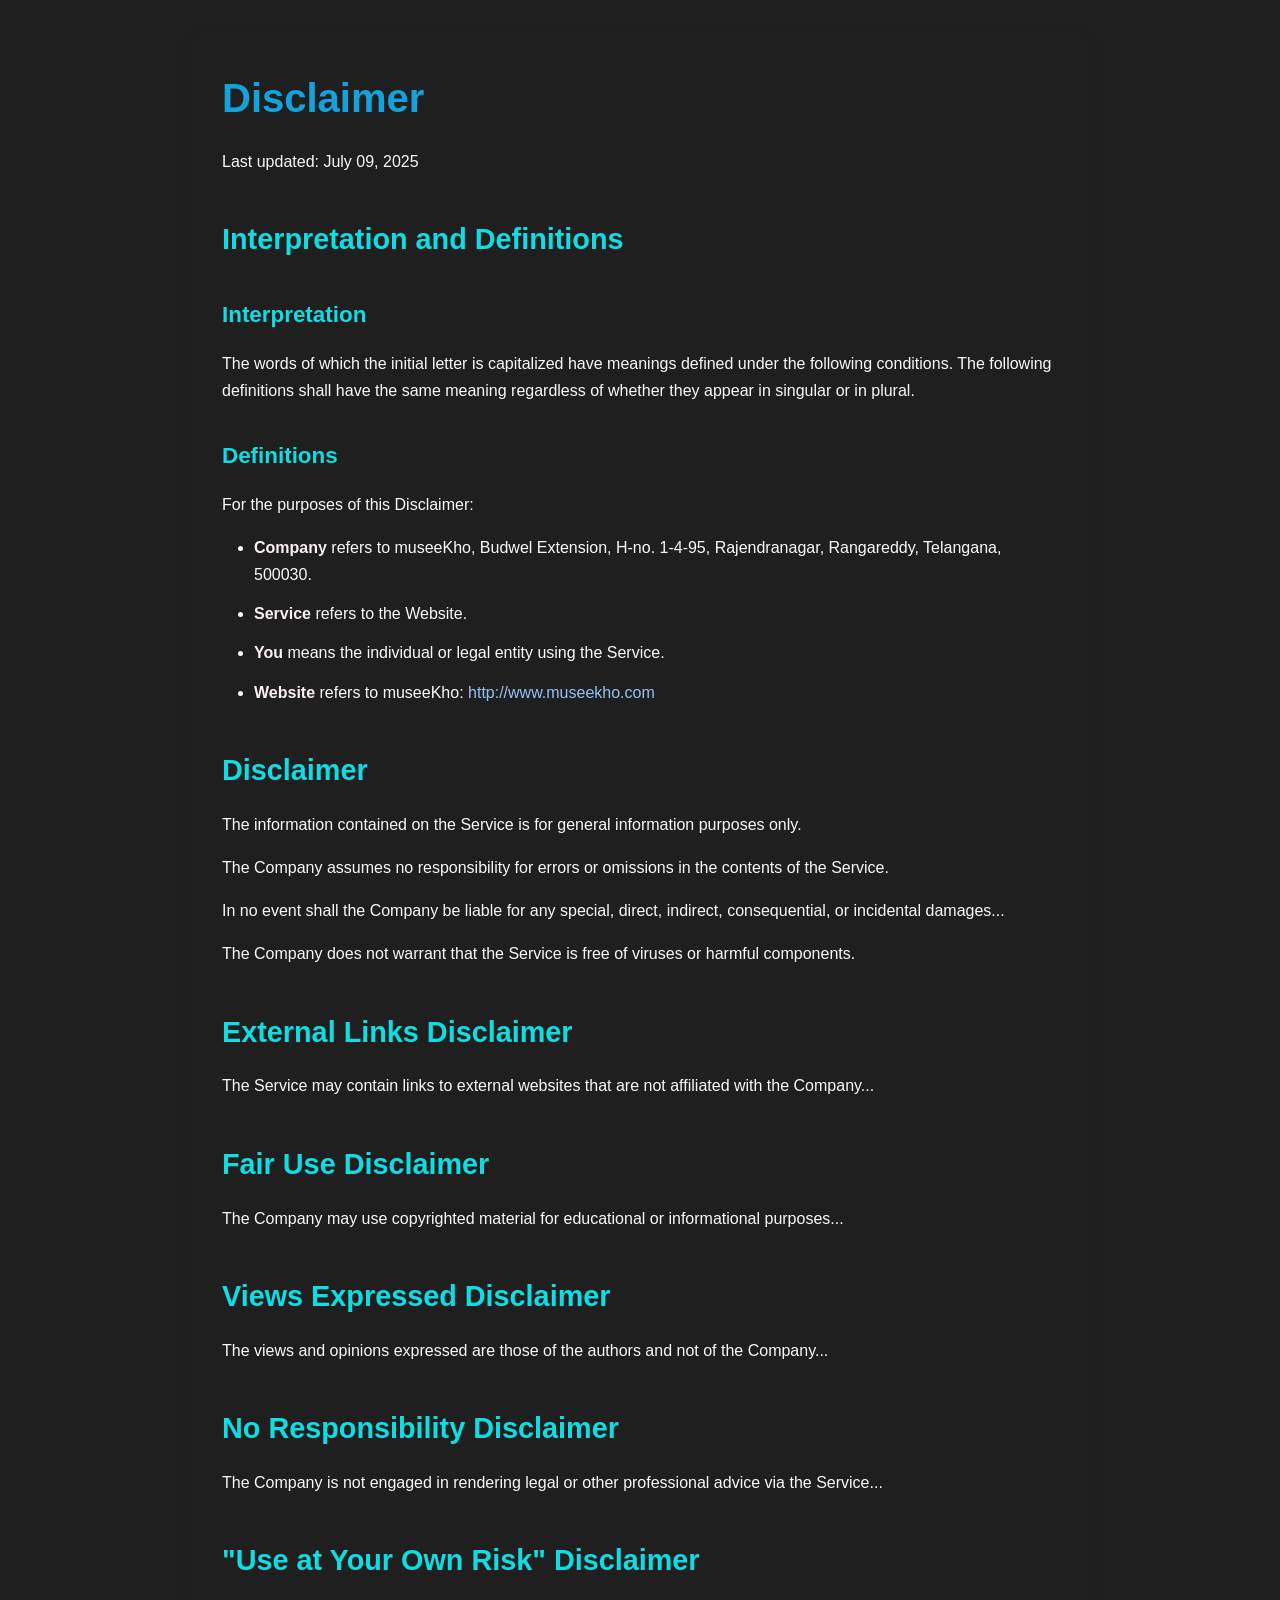
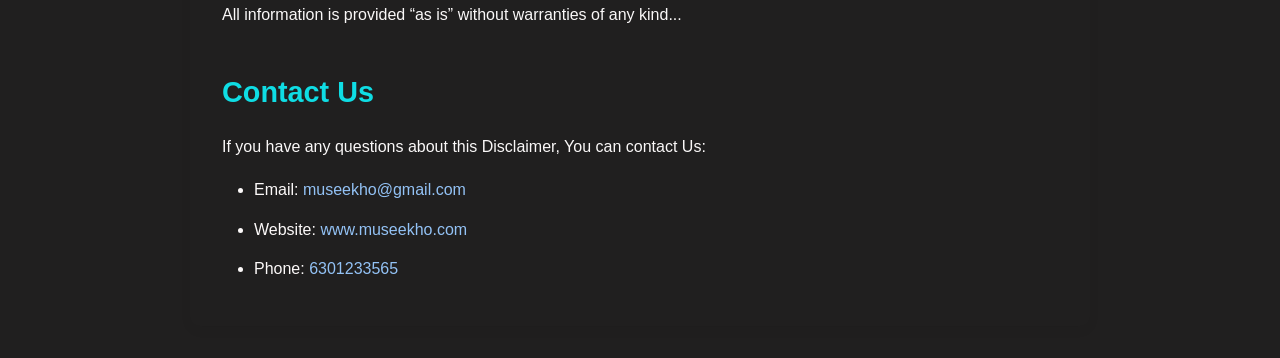
<file: dis.html>
<!DOCTYPE html>
<html lang="en">
<head>
  <meta charset="UTF-8" />
  <meta name="viewport" content="width=device-width, initial-scale=1.0"/>
  <title>Disclaimer - museeKho</title>
  <link rel="stylesheet" href="pp.css" />
</head>
<body>
  <div class="privacy-container">
    <h1>Disclaimer</h1>
    <p>Last updated: July 09, 2025</p>

    <h2>Interpretation and Definitions</h2>
    <h3>Interpretation</h3>
    <p>The words of which the initial letter is capitalized have meanings defined under the following conditions.
    The following definitions shall have the same meaning regardless of whether they appear in singular or in plural.</p>

    <h3>Definitions</h3>
    <p>For the purposes of this Disclaimer:</p>
    <ul>
      <li><strong>Company</strong> refers to museeKho, Budwel Extension, H-no. 1-4-95, Rajendranagar, Rangareddy, Telangana, 500030.</li>
      <li><strong>Service</strong> refers to the Website.</li>
      <li><strong>You</strong> means the individual or legal entity using the Service.</li>
      <li><strong>Website</strong> refers to museeKho: 
        <a href="http://www.museekho.com" target="_blank">http://www.museekho.com</a>
      </li>
    </ul>

    <h2>Disclaimer</h2>
    <p>The information contained on the Service is for general information purposes only.</p>
    <p>The Company assumes no responsibility for errors or omissions in the contents of the Service.</p>
    <p>In no event shall the Company be liable for any special, direct, indirect, consequential, or incidental damages...</p>
    
    <p>The Company does not warrant that the Service is free of viruses or harmful components.</p>

    <h2>External Links Disclaimer</h2>
    <p>The Service may contain links to external websites that are not affiliated with the Company...</p>

    <h2>Fair Use Disclaimer</h2>
    <p>The Company may use copyrighted material for educational or informational purposes...</p>

    <h2>Views Expressed Disclaimer</h2>
    <p>The views and opinions expressed are those of the authors and not of the Company...</p>

    <h2>No Responsibility Disclaimer</h2>
    <p>The Company is not engaged in rendering legal or other professional advice via the Service...</p>

    <h2>"Use at Your Own Risk" Disclaimer</h2>
    <p>All information is provided “as is” without warranties of any kind...</p>

    <h2>Contact Us</h2>
    <p>If you have any questions about this Disclaimer, You can contact Us:</p>
    <ul>
      <li>Email: <a href="mailto:museekho@gmail.com">museekho@gmail.com</a></li>
      <li>Website: <a href="http://www.museekho.com" target="_blank">www.museekho.com</a></li>
      <li>Phone: <a href="tel:+916301233565">6301233565</a></li>
    </ul>
  </div>
</body>
</html>
</file>
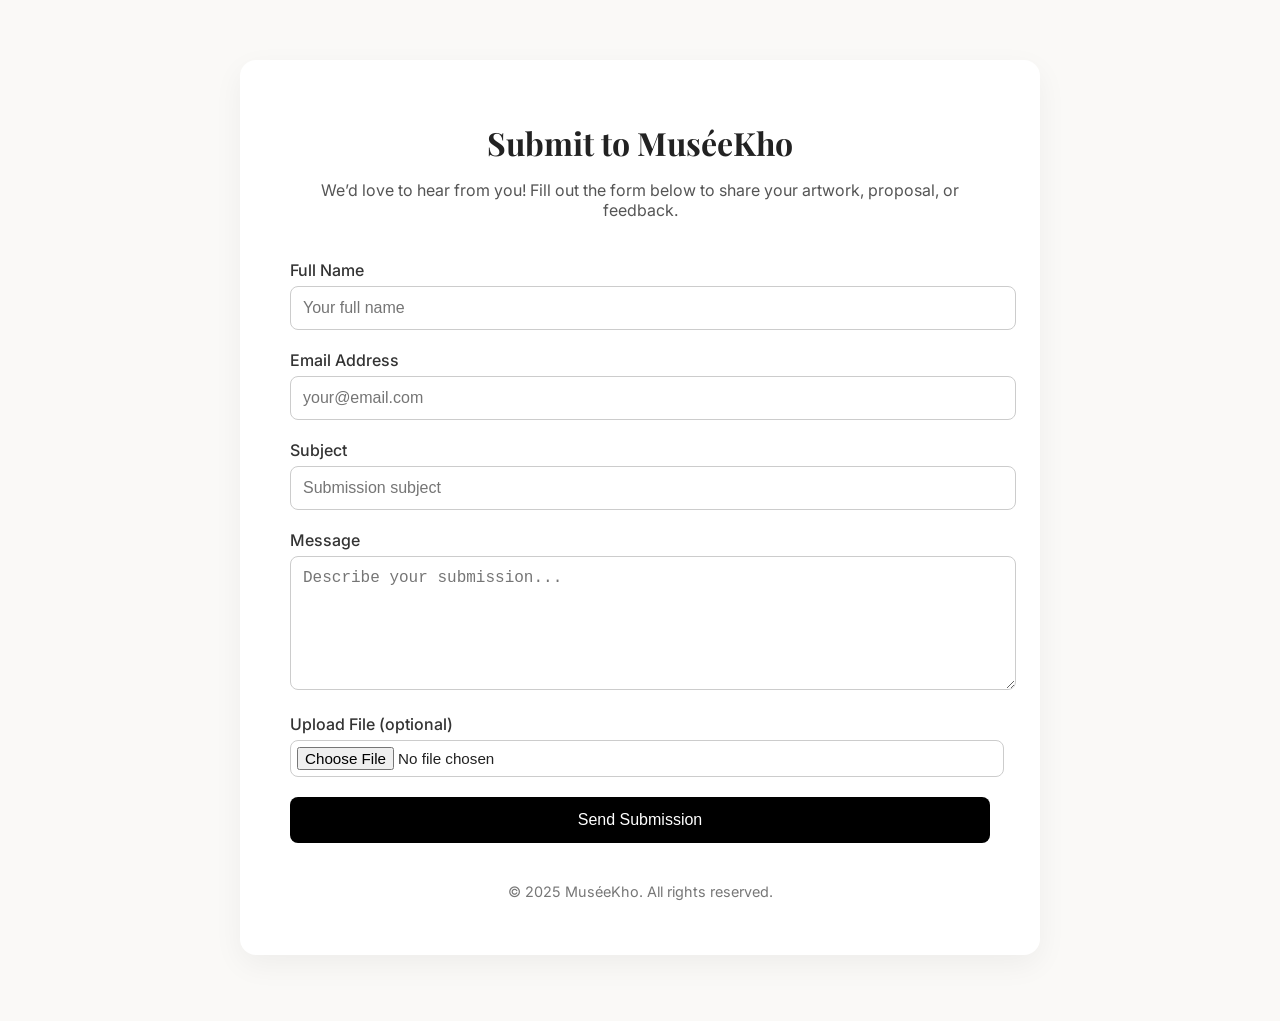
<file: fb.html>
<!DOCTYPE html>
<html lang="en">
<head>
  <meta charset="UTF-8" />
  <meta name="viewport" content="width=device-width, initial-scale=1.0" />
  <title>Submit | MuséeKho</title>
  <link rel="stylesheet" href="fb.css" />
  <link rel="preconnect" href="https://fonts.googleapis.com">
  <link rel="preconnect" href="https://fonts.gstatic.com" crossorigin>
  <link href="https://fonts.googleapis.com/css2?family=Playfair+Display:wght@600&family=Inter:wght@400;500&display=swap" rel="stylesheet">
</head>
<body>
  <div class="container">
    <header>
      <h1>Submit to MuséeKho</h1>
      <p>We’d love to hear from you! Fill out the form below to share your artwork, proposal, or feedback.</p>
    </header>

    <form id="submitForm" class="submit-form" action="https://api.web3forms.com/submit" method="POST">
      <input type="hidden" name="access_key" value="ad17c33c-eb8d-4d7c-8969-6b5be1810248">
      <div class="form-group">
        <label for="name">Full Name</label>
        <input type="text" id="name" name="name" placeholder="Your full name" required />
      </div>

      <div class="form-group">
        <label for="email">Email Address</label>
        <input type="email" id="email" name="email" placeholder="your@email.com" required />
      </div>

      <div class="form-group">
        <label for="subject">Subject</label>
        <input type="text" id="subject" name="subject" placeholder="Submission subject" />
      </div>

      <div class="form-group">
        <label for="message">Message</label>
        <textarea id="message" name="message" rows="6" placeholder="Describe your submission..." required></textarea>
      </div>

      <div class="form-group">
        <label for="file">Upload File (optional)</label>
        <input type="file" id="file" name="file" accept="image/*,.pdf,.docx" />
      </div>

      <button type="submit" class="btn">Send Submission</button>
    </form>

    <!-- Hidden success message -->
    <div id="successMessage" class="success-message">
      <h2>Thank you!</h2>
      <p>Your submission has been successfully sent to MuséeKho.</p>
    </div>

    <footer>
      <p>&copy; 2025 MuséeKho. All rights reserved.</p>
    </footer>
  </div>

  <script>
    // Handle fake form submission
    document.getElementById("submitForm").addEventListener("submit", function(e) {
      e.preventDefault(); // prevent actual submission
      this.style.display = "none"; // hide form
      document.getElementById("successMessage").style.display = "block"; // show thank-you
    });
  </script>
</body>
</html>
</file>
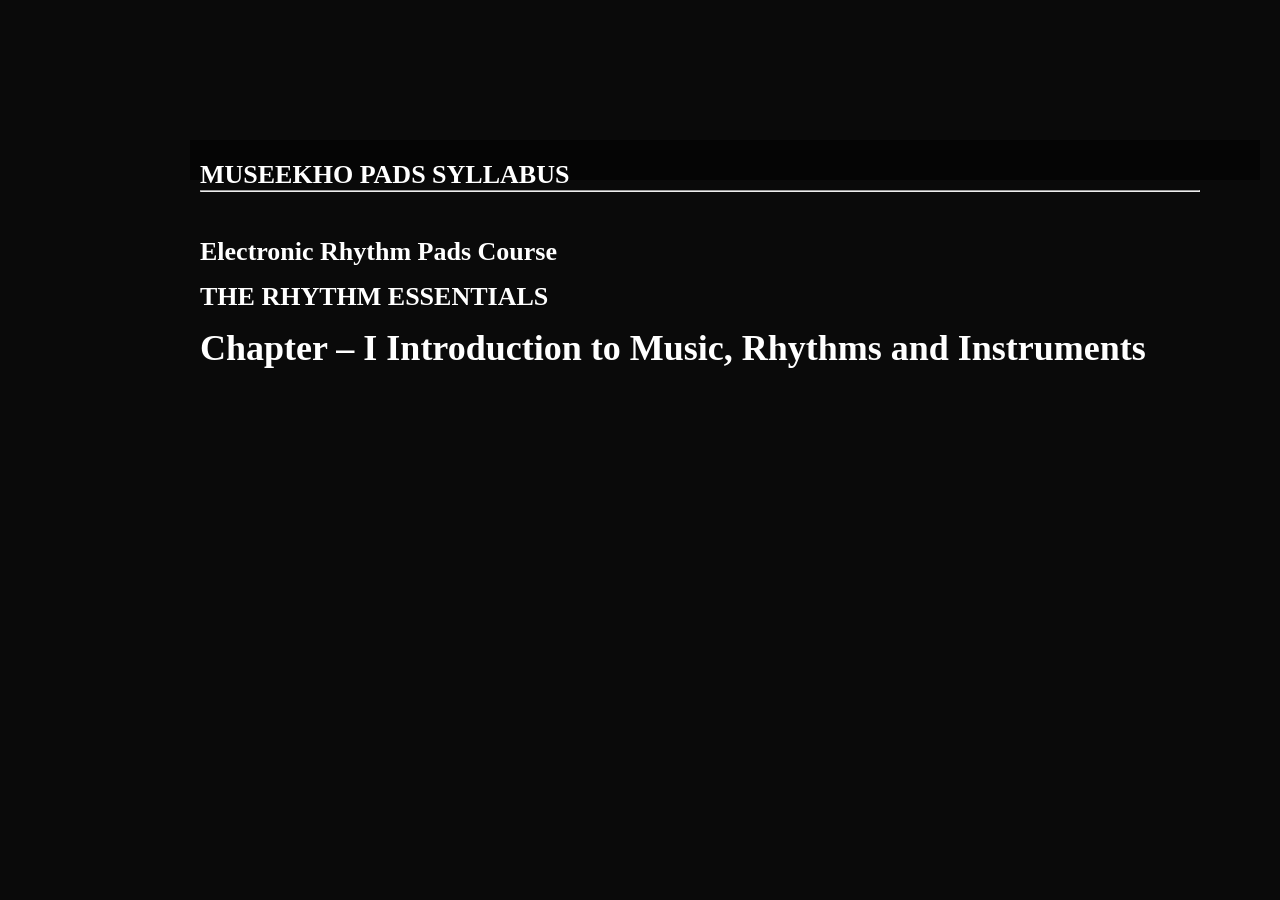
<file: have.html>
<!DOCTYPE html>
<html lang="en">
<head>
  <meta charset="UTF-8" />
  <meta name="viewport" content="width=device-width, initial-scale=1.0"/>
  <title>About - museeKho</title>
  <link rel="stylesheet" href="have.css" />
</head>
<body>

  <div class="music-background">
    <div class="about-section">
      <div class="about-text">
        <h1>MUSEEKHO PADS SYLLABUS <hr><br></h1>
        <h1>Electronic Rhythm Pads Course  </h1>
        <h1>THE RHYTHM ESSENTIALS</h1> 
        <h4>Chapter – I Introduction to Music, Rhythms and Instruments</h4>
        <p class="eppp">
                    1. Introduction to Music and Importance of Rhythms in Music  
        2. Learning about different Rhythm Instruments  
        3. What are the advantages of learning Rhythm Pads in current generation and technologies  
        4. Understanding the difference between Rhythm Pads and other Instruments  
        5. Exploring types of Rhythm Pads  
                </p>

                <h4>Chapter – II Setup, MIDI Controllers and Tones</h4>
                <p class="eppp">
                    1. Understanding the basic setup of Rhythm Pads  
        2. Learning how MIDI controllers work for Rhythm Pads  
        3. Understanding the importance of tones and sounds  </p>

        <h4>Chapter – III Concepts of Metronome, Tempo and Time Signatures </h4>
                <p class="eppp">
                    1. What is Metronome  
        2. How tempo controls metronome and helps in Rhythms  
        3. Understanding different types of Time Signatures  </p>

        <h4>Chapter – IV Hands movements and Speed controlling Exercises and Lessons</h4>
                <p class="eppp">
                    1. Hands movement and co-ordination exercises and lessons  
        2. Speed controls and co-ordination exercises and lessons  
        3. Mastering Left and Right Hands </p>

        <h4>Chapter – V Main Rhythm styles </h4>
                <p class="eppp">
                    1. Understanding how Rhythms are arranged in songs and music  
        2. Explaining different types of rhythm styles (4/4, 3/4, 2/4, 6/8, so on)  
        3. Learning Western beats in different Time Signatures and Tempo  
        4. Applying Western beats/styles practically in songs  
        5. Learning Indian beats in different Time signatures and Tempo  
        6. Applying it in actual songs and music  
        7. Learning different Tabla styles  
        8. Implementing Table beats practically  
        9. Learning different Dholak variation beats  
        10. Implementing Dholak styles practically  
        11. Explaining different folk patterns  
        12. Learning various Folk beats  
        13. Implementing Dholak styles practically  
        14. Learning different Congo beats  
        15. Implementing Congo styles practically </p>

        <h4>Chapter – VI Ear Training  </h4>
                <p class="eppp">
                    1. Identifying a beat pattern of a song based on lessons  
        2. Identifying Time Signatures a Tempos of a song  
        3. Playing Rhythms with hands co-ordination and speed control for a song  
        4. Creating our own Rhythm patterns   </p>

        <h4>Chapter – VII Rhythm fills and its variations  </h4>
                <p class="eppp">
                    1. Understanding how Rhythm fills enhance a style/beat  
        2. Learning fills through lessons and exercise  
        3. Exploring different fills and variations  </p>

        <h4>Chapter – VIII Improvisation </h4>
                <p class="eppp">
                    1. Understanding Combining different styles of Rhythms together for a song  
        2. Improving a beat pattern of a song/music  </p>

        <h4>Chapter – IX Songs and Rhythms </h4>
                <p class="eppp">
                    1. Developing advanced Rhythms play styles for songs  
        2. Exploring the Joy and Vibes in Rhythms  </p>

      </div>
    </div>

</body>
</html>
 


 

 


    </div>

</body>
</html>
</file>
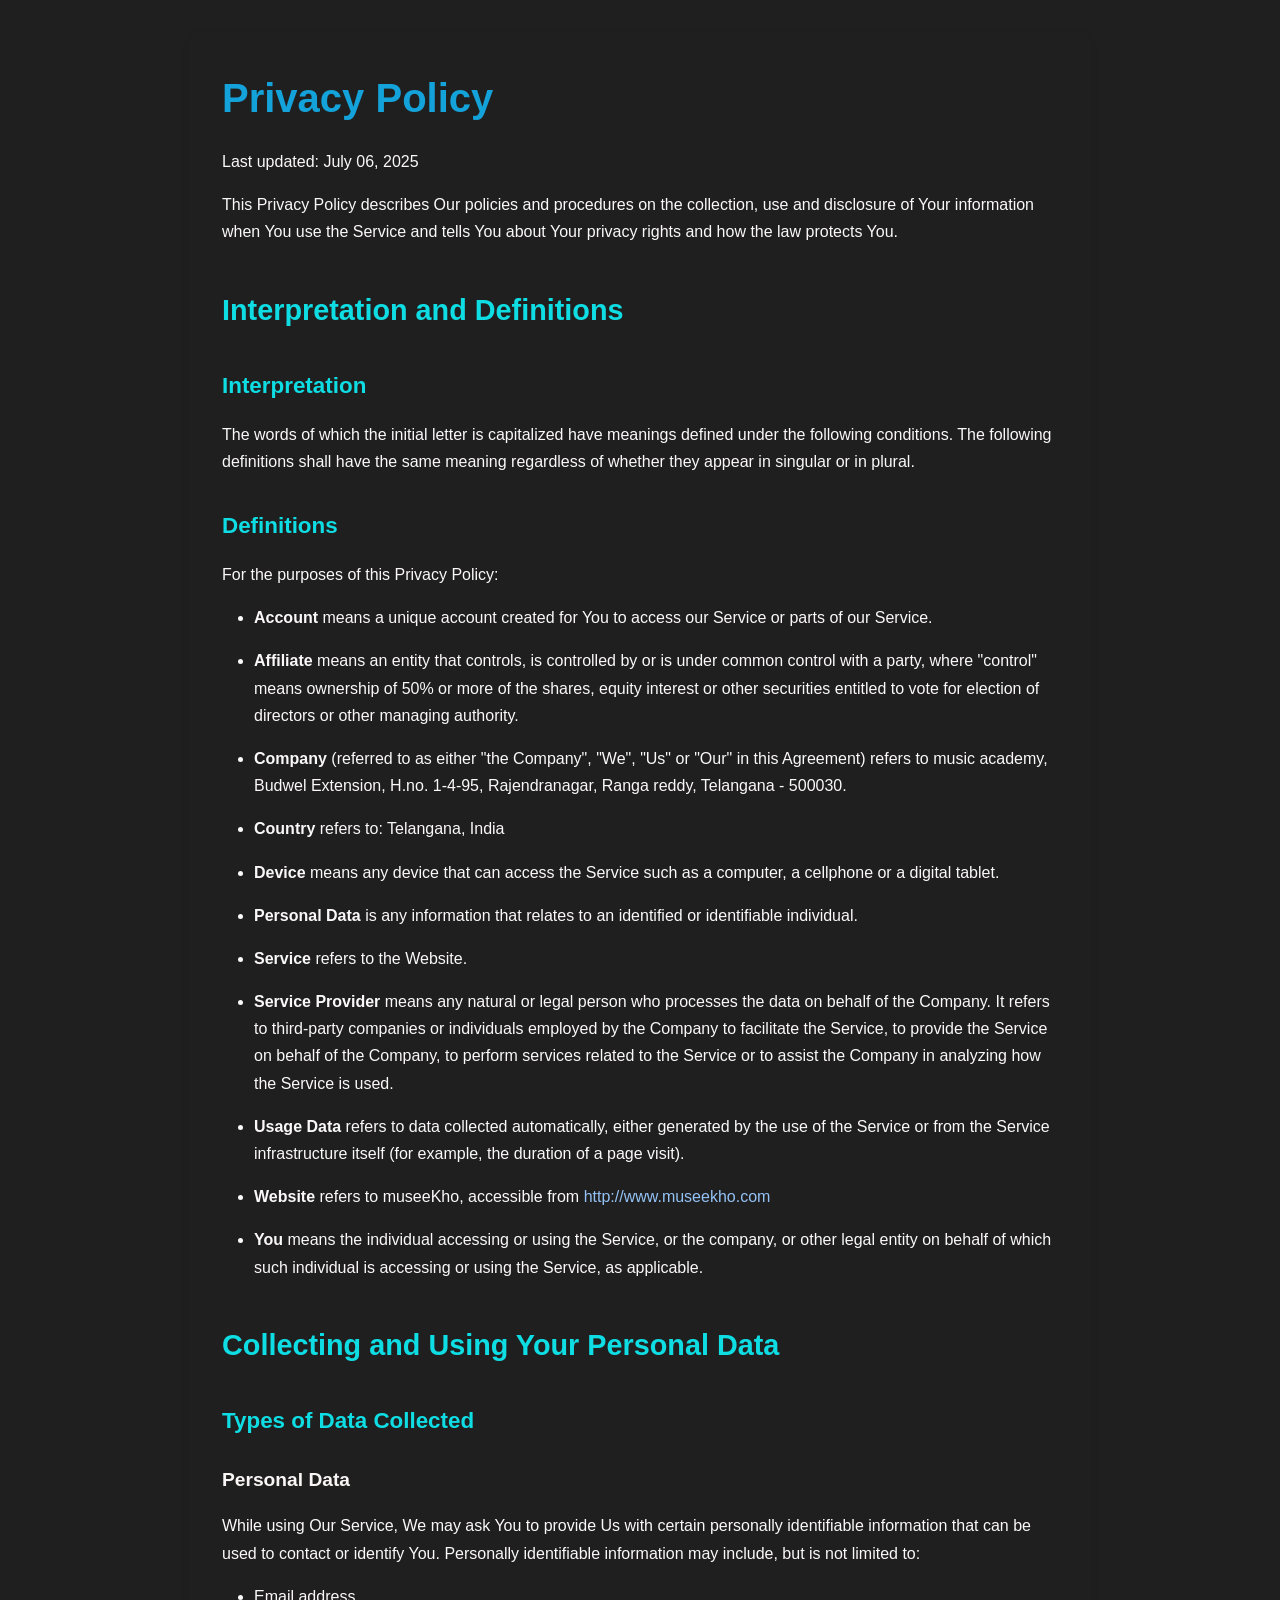
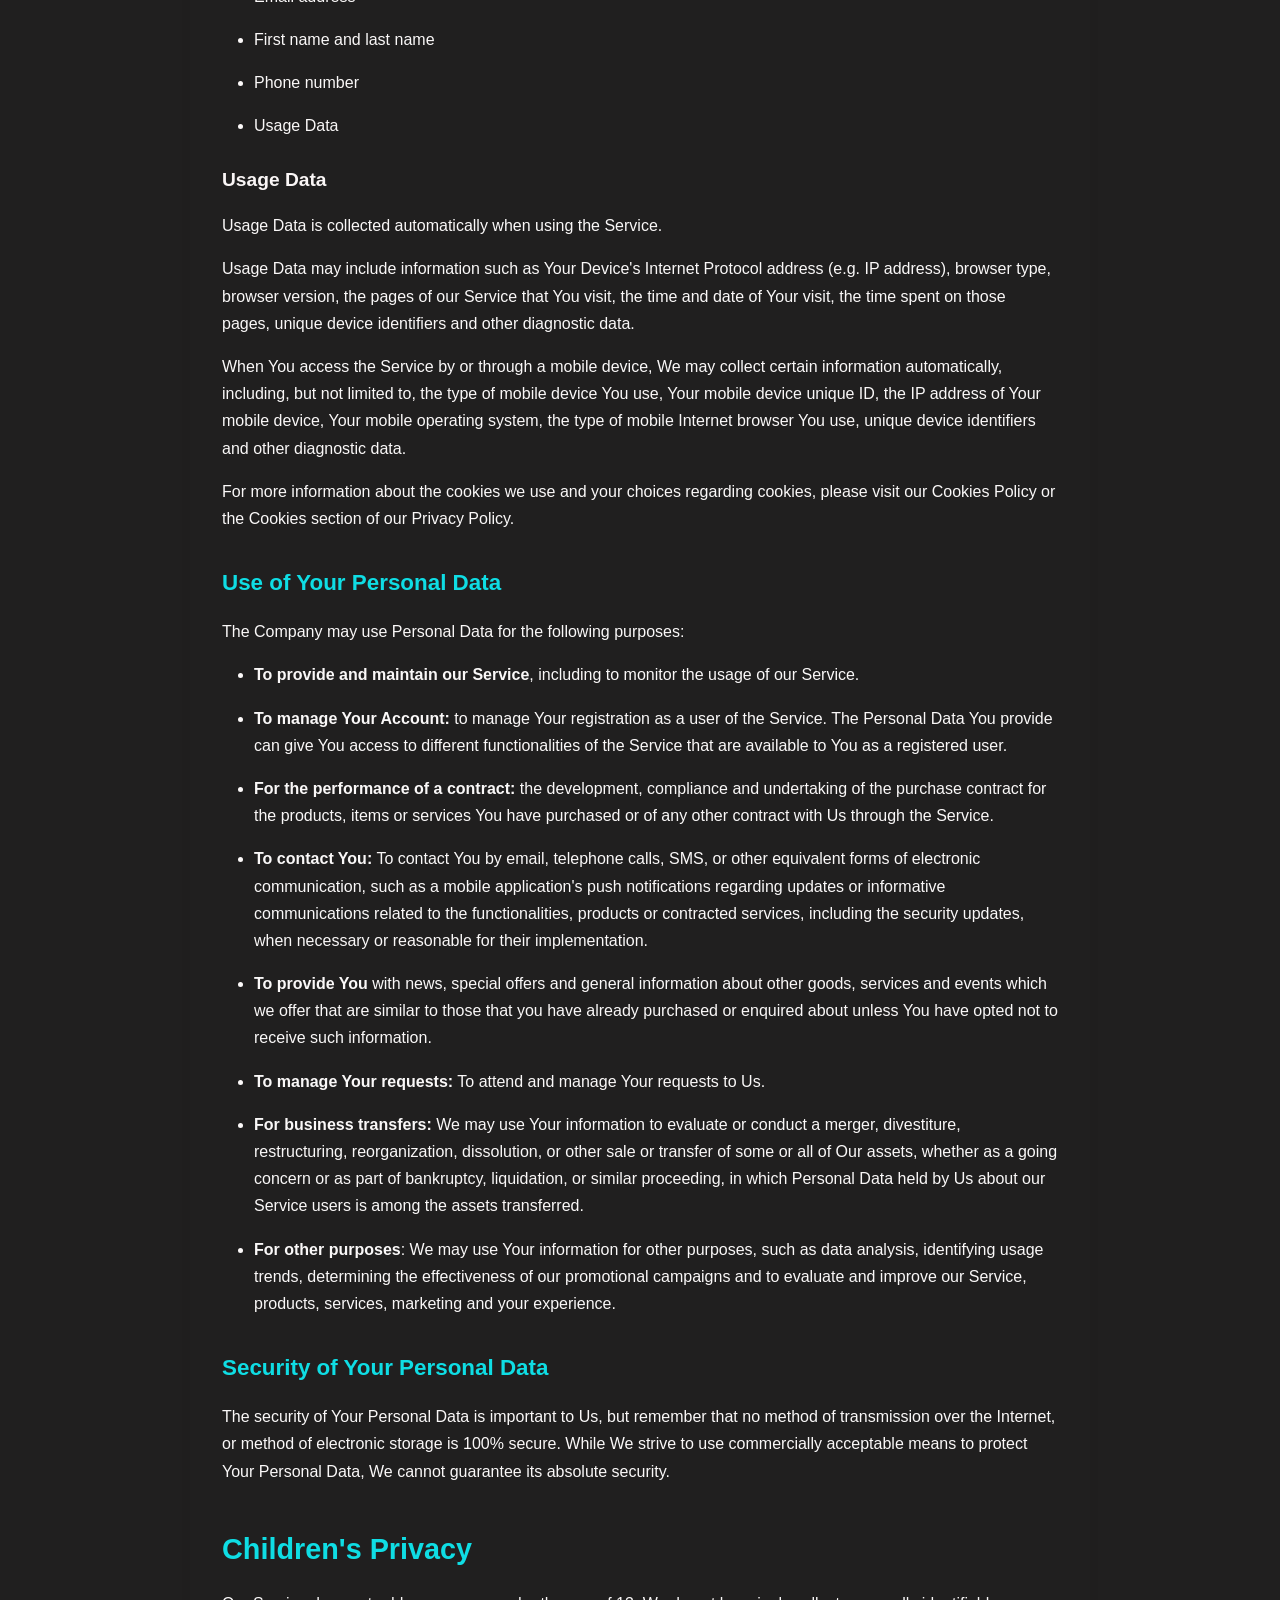
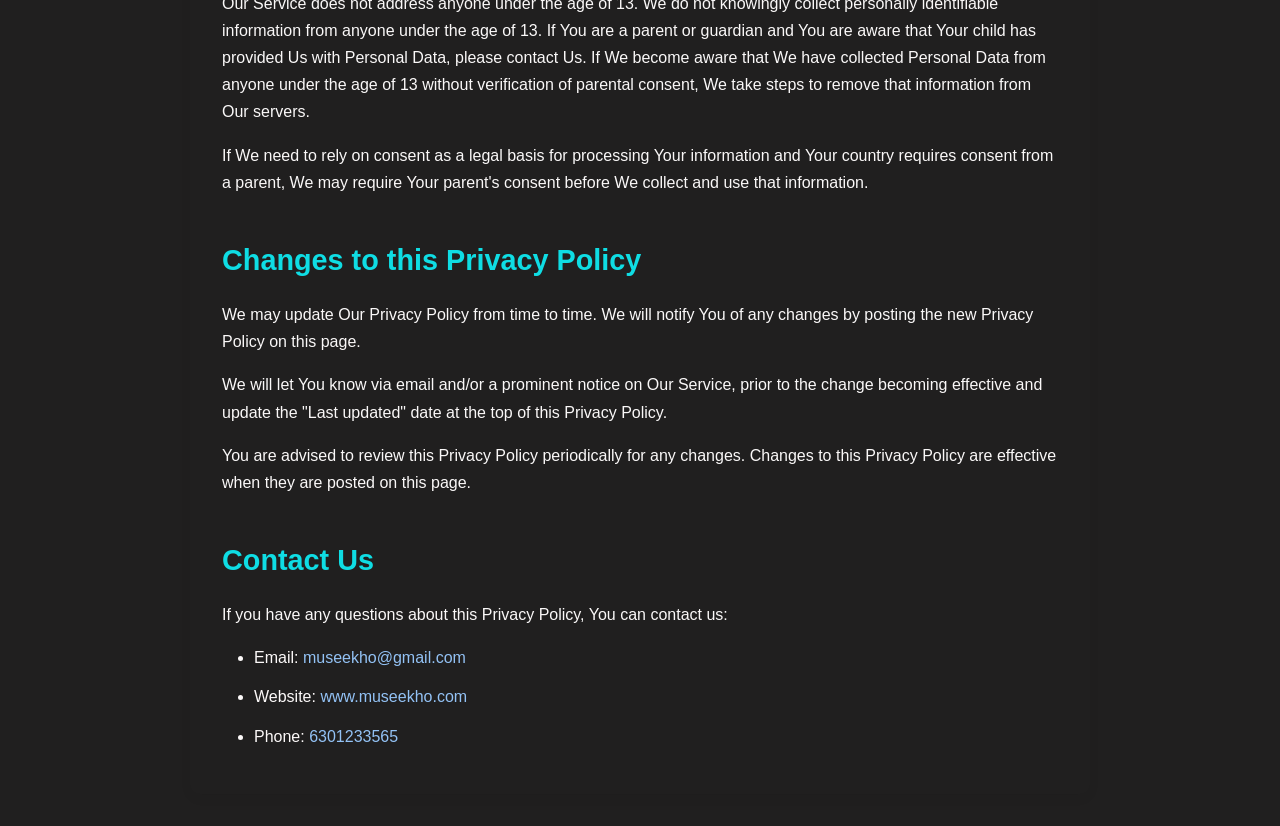
<file: pp.html>
<!DOCTYPE html>
<html lang="en">
<head>
  <meta charset="UTF-8" />
  <meta name="viewport" content="width=device-width, initial-scale=1.0" />
  <title>museeKho - Music Classes for Kids</title>
  <link rel="stylesheet" href="pp.css" />
  <link href="https://fonts.googleapis.com/css2?family=Poppins:wght@300;500;700&display=swap" rel="stylesheet" />
</head>
<body>
  <div class="privacy-container">
        <h1>Privacy Policy</h1>
        <p>Last updated: July 06, 2025</p>
        <p>This Privacy Policy describes Our policies and procedures on the collection, use and disclosure of Your information when You use the Service and tells You about Your privacy rights and how the law protects You.</p>
        <h2>Interpretation and Definitions</h2>
        <h3>Interpretation</h3>
        <p>The words of which the initial letter is capitalized have meanings defined under the following conditions. The following definitions shall have the same meaning regardless of whether they appear in singular or in plural.</p>
        <h3>Definitions</h3>
        <p>For the purposes of this Privacy Policy:</p>
        <ul>
        <li>
        <p><strong>Account</strong> means a unique account created for You to access our Service or parts of our Service.</p>
        </li>
        <li>
        <p><strong>Affiliate</strong> means an entity that controls, is controlled by or is under common control with a party, where &quot;control&quot; means ownership of 50% or more of the shares, equity interest or other securities entitled to vote for election of directors or other managing authority.</p>
        </li>
        <li>
        <p><strong>Company</strong> (referred to as either &quot;the Company&quot;, &quot;We&quot;, &quot;Us&quot; or &quot;Our&quot; in this Agreement) refers to music academy, Budwel Extension, H.no. 1-4-95, Rajendranagar, Ranga reddy, Telangana - 500030.</p>
        </li>
        <li>
        <p><strong>Country</strong> refers to: Telangana,  India</p>
        </li>
        <li>
        <p><strong>Device</strong> means any device that can access the Service such as a computer, a cellphone or a digital tablet.</p>
        </li>
        <li>
        <p><strong>Personal Data</strong> is any information that relates to an identified or identifiable individual.</p>
        </li>
        <li>
        <p><strong>Service</strong> refers to the Website.</p>
        </li>
        <li>
        <p><strong>Service Provider</strong> means any natural or legal person who processes the data on behalf of the Company. It refers to third-party companies or individuals employed by the Company to facilitate the Service, to provide the Service on behalf of the Company, to perform services related to the Service or to assist the Company in analyzing how the Service is used.</p>
        </li>
        <li>
        <p><strong>Usage Data</strong> refers to data collected automatically, either generated by the use of the Service or from the Service infrastructure itself (for example, the duration of a page visit).</p>
        </li>
        <li>
        <p><strong>Website</strong> refers to museeKho, accessible from <a href="http://www.museekho.com" rel="external nofollow noopener" target="_blank">http://www.museekho.com</a></p>
        </li>
        <li>
        <p><strong>You</strong> means the individual accessing or using the Service, or the company, or other legal entity on behalf of which such individual is accessing or using the Service, as applicable.</p>
        </li>
        </ul>
        <h2>Collecting and Using Your Personal Data</h2>
        <h3>Types of Data Collected</h3>
        <h4>Personal Data</h4>
        <p>While using Our Service, We may ask You to provide Us with certain personally identifiable information that can be used to contact or identify You. Personally identifiable information may include, but is not limited to:</p>
        <ul>
        <li>
        <p>Email address</p>
        </li>
        <li>
        <p>First name and last name</p>
        </li>
        <li>
        <p>Phone number</p>
        </li>
        <li>
        <p>Usage Data</p>
        </li>
        </ul>
        <h4>Usage Data</h4>
        <p>Usage Data is collected automatically when using the Service.</p>
        <p>Usage Data may include information such as Your Device's Internet Protocol address (e.g. IP address), browser type, browser version, the pages of our Service that You visit, the time and date of Your visit, the time spent on those pages, unique device identifiers and other diagnostic data.</p>
        <p>When You access the Service by or through a mobile device, We may collect certain information automatically, including, but not limited to, the type of mobile device You use, Your mobile device unique ID, the IP address of Your mobile device, Your mobile operating system, the type of mobile Internet browser You use, unique device identifiers and other diagnostic data.</p>
        
        <p>For more information about the cookies we use and your choices regarding cookies, please visit our Cookies Policy or the Cookies section of our Privacy Policy.</p>
        <h3>Use of Your Personal Data</h3>
        <p>The Company may use Personal Data for the following purposes:</p>
        <ul>
        <li>
        <p><strong>To provide and maintain our Service</strong>, including to monitor the usage of our Service.</p>
        </li>
        <li>
        <p><strong>To manage Your Account:</strong> to manage Your registration as a user of the Service. The Personal Data You provide can give You access to different functionalities of the Service that are available to You as a registered user.</p>
        </li>
        <li>
        <p><strong>For the performance of a contract:</strong> the development, compliance and undertaking of the purchase contract for the products, items or services You have purchased or of any other contract with Us through the Service.</p>
        </li>
        <li>
        <p><strong>To contact You:</strong> To contact You by email, telephone calls, SMS, or other equivalent forms of electronic communication, such as a mobile application's push notifications regarding updates or informative communications related to the functionalities, products or contracted services, including the security updates, when necessary or reasonable for their implementation.</p>
        </li>
        <li>
        <p><strong>To provide You</strong> with news, special offers and general information about other goods, services and events which we offer that are similar to those that you have already purchased or enquired about unless You have opted not to receive such information.</p>
        </li>
        <li>
        <p><strong>To manage Your requests:</strong> To attend and manage Your requests to Us.</p>
        </li>
        <li>
        <p><strong>For business transfers:</strong> We may use Your information to evaluate or conduct a merger, divestiture, restructuring, reorganization, dissolution, or other sale or transfer of some or all of Our assets, whether as a going concern or as part of bankruptcy, liquidation, or similar proceeding, in which Personal Data held by Us about our Service users is among the assets transferred.</p>
        </li>
        <li>
        <p><strong>For other purposes</strong>: We may use Your information for other purposes, such as data analysis, identifying usage trends, determining the effectiveness of our promotional campaigns and to evaluate and improve our Service, products, services, marketing and your experience.</p>
        </li>
        </ul>
      
        <h3>Security of Your Personal Data</h3>
        <p>The security of Your Personal Data is important to Us, but remember that no method of transmission over the Internet, or method of electronic storage is 100% secure. While We strive to use commercially acceptable means to protect Your Personal Data, We cannot guarantee its absolute security.</p>
        <h2>Children's Privacy</h2>
        <p>Our Service does not address anyone under the age of 13. We do not knowingly collect personally identifiable information from anyone under the age of 13. If You are a parent or guardian and You are aware that Your child has provided Us with Personal Data, please contact Us. If We become aware that We have collected Personal Data from anyone under the age of 13 without verification of parental consent, We take steps to remove that information from Our servers.</p>
        <p>If We need to rely on consent as a legal basis for processing Your information and Your country requires consent from a parent, We may require Your parent's consent before We collect and use that information.</p>
        <h2>Changes to this Privacy Policy</h2>
        <p>We may update Our Privacy Policy from time to time. We will notify You of any changes by posting the new Privacy Policy on this page.</p>
        <p>We will let You know via email and/or a prominent notice on Our Service, prior to the change becoming effective and update the &quot;Last updated&quot; date at the top of this Privacy Policy.</p>
        <p>You are advised to review this Privacy Policy periodically for any changes. Changes to this Privacy Policy are effective when they are posted on this page.</p>
        <h2>Contact Us</h2>
        <p>If you have any questions about this Privacy Policy, You can contact us:</p>
        <ul>
          <li>Email: <a href="mailto:museekho@gmail.com">museekho@gmail.com</a></li>
          <li>Website: <a href="http://www.museekho.com" target="_blank">www.museekho.com</a></li>
          <li>Phone: <a href="tel:+916301233565">6301233565</a></li>
        </ul>
    </div>
</body>
</html>
</file>
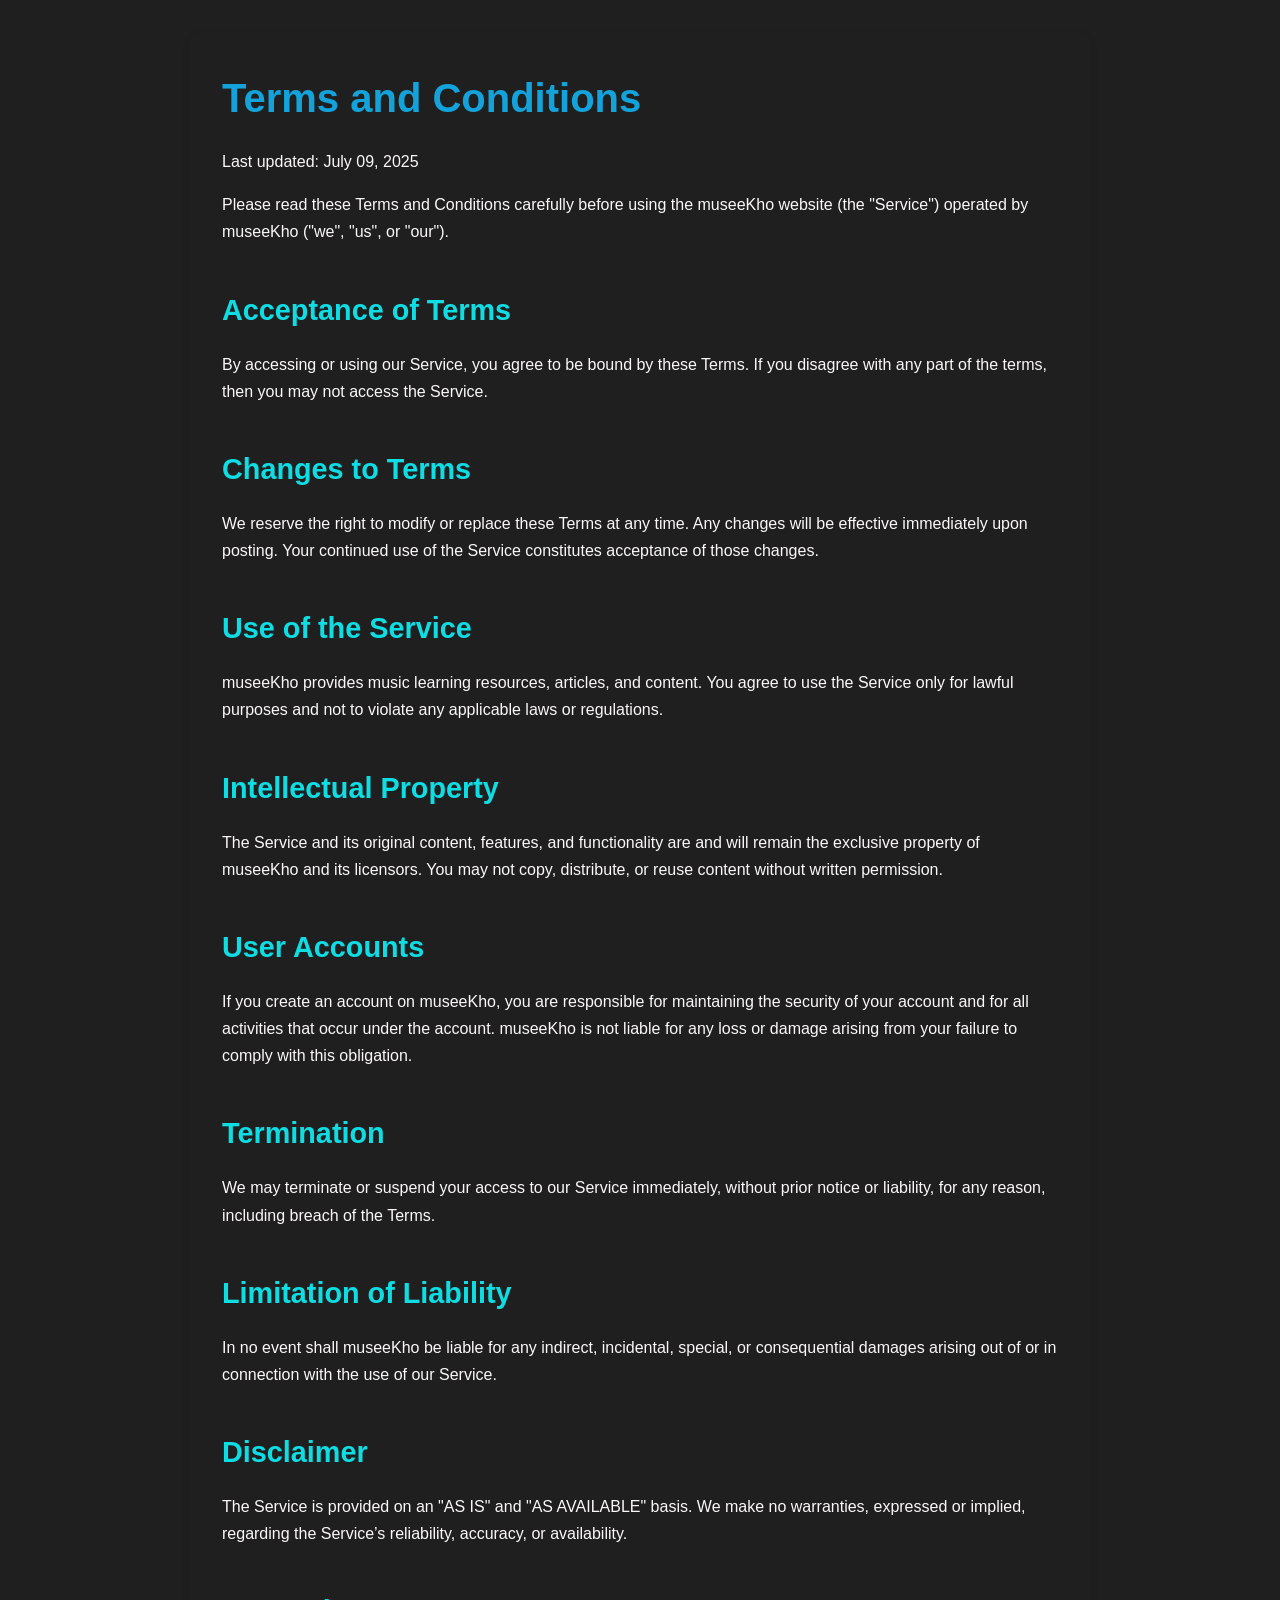
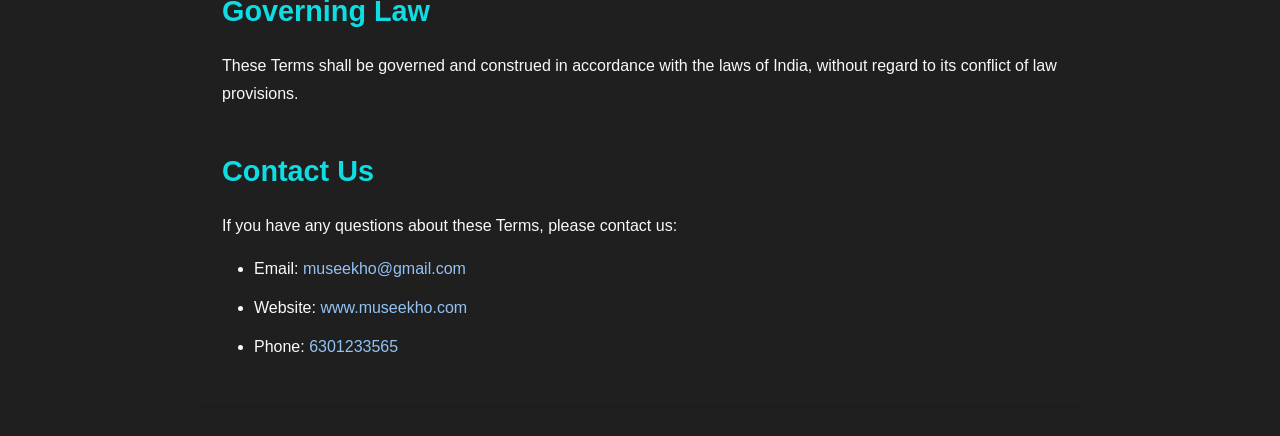
<file: terms.html>
<!DOCTYPE html>
<html lang="en">
<head>
  <meta charset="UTF-8" />
  <meta name="viewport" content="width=device-width, initial-scale=1.0"/>
  <title>Terms and Conditions - museeKho</title>
  <link rel="stylesheet" href="pp.css" />
</head>
<body>
  <div class="privacy-container">
    <h1>Terms and Conditions</h1>
    <p>Last updated: July 09, 2025</p>

    <p>Please read these Terms and Conditions carefully before using the museeKho website (the "Service") operated by museeKho ("we", "us", or "our").</p>

    <h2> Acceptance of Terms</h2>
    <p>By accessing or using our Service, you agree to be bound by these Terms. If you disagree with any part of the terms, then you may not access the Service.</p>

    <h2> Changes to Terms</h2>
    <p>We reserve the right to modify or replace these Terms at any time. Any changes will be effective immediately upon posting. Your continued use of the Service constitutes acceptance of those changes.</p>

    <h2> Use of the Service</h2>
    <p>museeKho provides music learning resources, articles, and content. You agree to use the Service only for lawful purposes and not to violate any applicable laws or regulations.</p>

    <h2> Intellectual Property</h2>
    <p>The Service and its original content, features, and functionality are and will remain the exclusive property of museeKho and its licensors. You may not copy, distribute, or reuse content without written permission.</p>

    <h2> User Accounts</h2>
    <p>If you create an account on museeKho, you are responsible for maintaining the security of your account and for all activities that occur under the account. museeKho is not liable for any loss or damage arising from your failure to comply with this obligation.</p>

    <h2> Termination</h2>
    <p>We may terminate or suspend your access to our Service immediately, without prior notice or liability, for any reason, including breach of the Terms.</p>


    <h2> Limitation of Liability</h2>
    <p>In no event shall museeKho be liable for any indirect, incidental, special, or consequential damages arising out of or in connection with the use of our Service.</p>

    <h2> Disclaimer</h2>
    <p>The Service is provided on an "AS IS" and "AS AVAILABLE" basis. We make no warranties, expressed or implied, regarding the Service’s reliability, accuracy, or availability.</p>

    <h2> Governing Law</h2>
    <p>These Terms shall be governed and construed in accordance with the laws of India, without regard to its conflict of law provisions.</p>

    <h2> Contact Us</h2>
    <p>If you have any questions about these Terms, please contact us:</p>
     <ul>
      <li>Email: <a href="mailto:museekho@gmail.com">museekho@gmail.com</a></li>
      <li>Website: <a href="http://www.museekho.com" target="_blank">www.museekho.com</a></li>
      <li>Phone: <a href="tel:+916301233565">6301233565</a></li>
    </ul>

  </div>
</body>
</html>
</file>
<file: pp.css>
/* Reset & Base Styles */
* {
  margin: 0;
  padding: 0;
  box-sizing: border-box;
}

body {
  font-family: 'Segoe UI', sans-serif;
  background-color: #201f1f;
  font-style: bold;
  color: #fcf9f9;
  line-height: 1.7;
  padding: 2rem 1rem;
}

/* Container */
.privacy-container {
  max-width: 900px;
  margin: auto;
  padding: 2rem;
  background-color: #13121200;
  border-radius: 10px;
  box-shadow: 0 4px 12px rgba(16, 0, 0, 0.05);
}

/* Headings */
h1 {
  font-size: 2.5rem;
  color: #14a2da;
  margin-bottom: 0.5rem;
}

h2 {
  font-size: 1.8rem;
  margin-top: 2.5rem;
  color: #0fdde4;
}

h3 {
  font-size: 1.4rem;
  margin-top: 2rem;
  color: #0fdde4;
}

h4 {
  font-size: 1.2rem;
  margin-top: 1.5rem;
  color: #faf6f6;
}

/* Paragraphs */
p {
  margin: 1rem 0;
  color: #faf8f8;
  font-weight: 3rem;
  font-size: 1rem;
}

/* Lists */
ul {
  margin-left: 2rem;
  margin-top: 0.5rem;
}

ul li {
  margin-bottom: 0.75rem;
}

/* Strong inside list items */
li p strong {
  color: #faf8f8;
}

/* Links */
a {
  color: #93c2f5;
  text-decoration: none;
}

a:hover {
  text-decoration: underline;
}

/* Highlighted Notes */
strong {
  font-weight: bold;
  color: #faf1f1;
}

/* Responsive Design */
@media (max-width: 768px) {
  body {
    padding: 1rem;
  }

  .privacy-container {
    padding: 1rem;
  }

  h1 {
    font-size: 2rem;
  }

  h2 {
    font-size: 1.5rem;
  }

  h3 {
    font-size: 1.2rem;
  }

  h4 {
    font-size: 1.1rem;
  }
}
</file>
<file: fb.css>
body {
  margin: 0;
  padding: 0;
  font-family: 'Inter', sans-serif;
  background-color: #faf9f7;
  color: #222;
}

.container {
  max-width: 700px;
  margin: 60px auto;
  background: #fff;
  padding: 40px 50px;
  border-radius: 16px;
  box-shadow: 0 10px 30px rgba(0,0,0,0.05);
}

header {
  text-align: center;
  margin-bottom: 40px;
}

header h1 {
  font-family: 'Playfair Display', serif;
  font-size: 2rem;
  color: #222;
  margin-bottom: 10px;
}

header p {
  color: #555;
  font-size: 1rem;
}

/* Form styling */
.submit-form .form-group {
  margin-bottom: 20px;
}

.submit-form label {
  display: block;
  font-weight: 500;
  margin-bottom: 6px;
  color: #333;
}

.submit-form input,
.submit-form textarea {
  width: 100%;
  padding: 12px;
  border-radius: 8px;
  border: 1px solid #ccc;
  font-size: 1rem;
  transition: all 0.3s ease;
}

.submit-form input:focus,
.submit-form textarea:focus {
  border-color: #000;
  outline: none;
  box-shadow: 0 0 0 2px rgba(0,0,0,0.1);
}

.submit-form input[type="file"] {
  padding: 6px;
  font-size: 0.95rem;
}

.btn {
  display: inline-block;
  background-color: #000;
  color: #fff;
  padding: 14px 24px;
  border: none;
  border-radius: 8px;
  font-size: 1rem;
  cursor: pointer;
  transition: background-color 0.3s ease;
  width: 100%;
}

.btn:hover {
  background-color: #444;
}

/* Success message */
.success-message {
  display: none;
  text-align: center;
  padding: 40px;
  animation: fadeIn 0.5s ease-in-out;
}

.success-message h2 {
  font-family: 'Playfair Display', serif;
  color: #111;
  font-size: 1.8rem;
  margin-bottom: 10px;
}

.success-message p {
  color: #555;
  font-size: 1rem;
}

@keyframes fadeIn {
  from { opacity: 0; transform: translateY(10px); }
  to { opacity: 1; transform: translateY(0); }
}

footer {
  text-align: center;
  margin-top: 40px;
  color: #777;
  font-size: 0.9rem;
}

@media (max-width: 600px) {
  .container {
    padding: 25px 20px;
  }
  header h1 {
    font-size: 1.6rem;
  }
}
</file>
<file: have.css>
* {
  margin: 0;
  padding: 0;
  box-sizing: border-box;
}

body {
  margin: 0;
  background-color: #121212;
  color: #f0f0f0;
  overflow-x: hidden;
  position: relative;
  font-family: 'Georgia', serif;
  background-color: #0a0a0a;
  color: #f1f1f1;
  padding-top: 80px;
}

.music-background {
  background-image: url(''); /* royalty-free dark music notes background */
  background-size: cover;
  background-position: center;
  background-attachment: fixed;
  padding: 60px 20px;
}

.about-section {
  display: flex;
  align-items: center;
  gap: 30px;
  margin-bottom: 60px;
  margin-left: 170px;
  padding: 20px 10px;
  background-color: rgba(0, 0, 0, 0.5); /* optional for readability */
}



.about-text {
  flex: 1;
  max-width: 1000px;
}

.about-text h1 {
  font-size: 26px;
  color: #ffffff;
  margin-bottom: 15px;
  font-weight: bold;
}

.about-text h4 {
  font-size: 36px;
  color: #ffffff;
  margin-bottom: 10px;
  font-weight: bold;
}

.eppp {
  font-size: 18px;
  line-height: 1.7;
  color: #dddddd;
  margin-left: 60vh;
  margin-top: -70vh;
}
</file>
